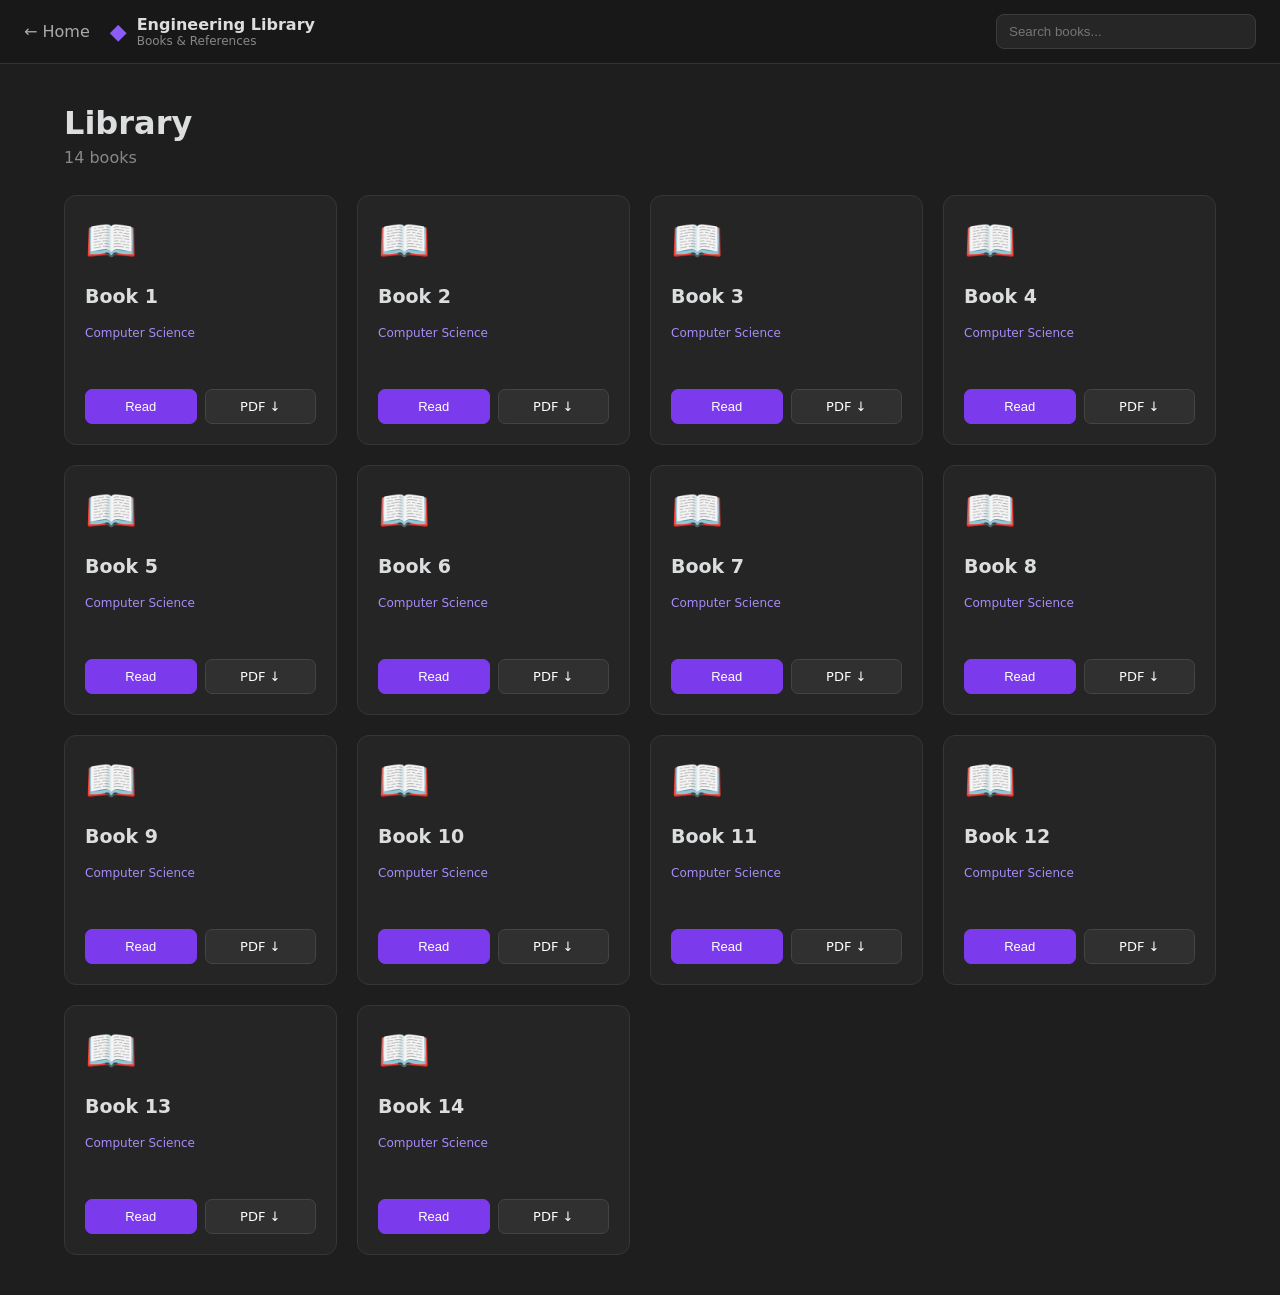
<file: books/index.html>
<!DOCTYPE html>
<html lang="en">

<head>
  <meta charset="UTF-8">
  <meta name="viewport" content="width=device-width, initial-scale=1.0">
  <meta name="theme-color" content="#1e1e1e">

  <title>Books</title>

  <link rel="stylesheet" href="./books.css">
</head>

<body>

  <header class="topbar">

    <a href="../" class="back-button">
      ← Home
    </a>

    <div class="brand">
      <span class="gem">◆</span>

      <div>
        <strong>Engineering Library</strong>
        <span>Books & References</span>
      </div>
    </div>

    <input
      id="searchInput"
      type="search"
      placeholder="Search books..."
    >

  </header>


  <main>

    <section id="libraryView">

      <div class="library-header">
        <div>
          <h1>Library</h1>
          <p id="bookCount"></p>
        </div>
      </div>

      <div id="bookGrid" class="book-grid"></div>

    </section>


    <!-- PDF READER -->

    <section id="readerView" class="reader hidden">

      <div class="reader-toolbar">

        <button
          id="closeReader"
          class="toolbar-button"
          type="button"
        >
          ← Library
        </button>

        <div class="reader-title">
          <strong id="readerBookTitle"></strong>
          <span id="readerBookAuthor"></span>
        </div>

        <a
          id="downloadPdf"
          class="toolbar-button"
          href="#"
          download
        >
          Download PDF
        </a>

      </div>


      <iframe
        id="pdfViewer"
        class="pdf-viewer"
        title="PDF Reader"
      ></iframe>

    </section>

  </main>


  <script src="./books.js"></script>

</body>
</html>
</file>
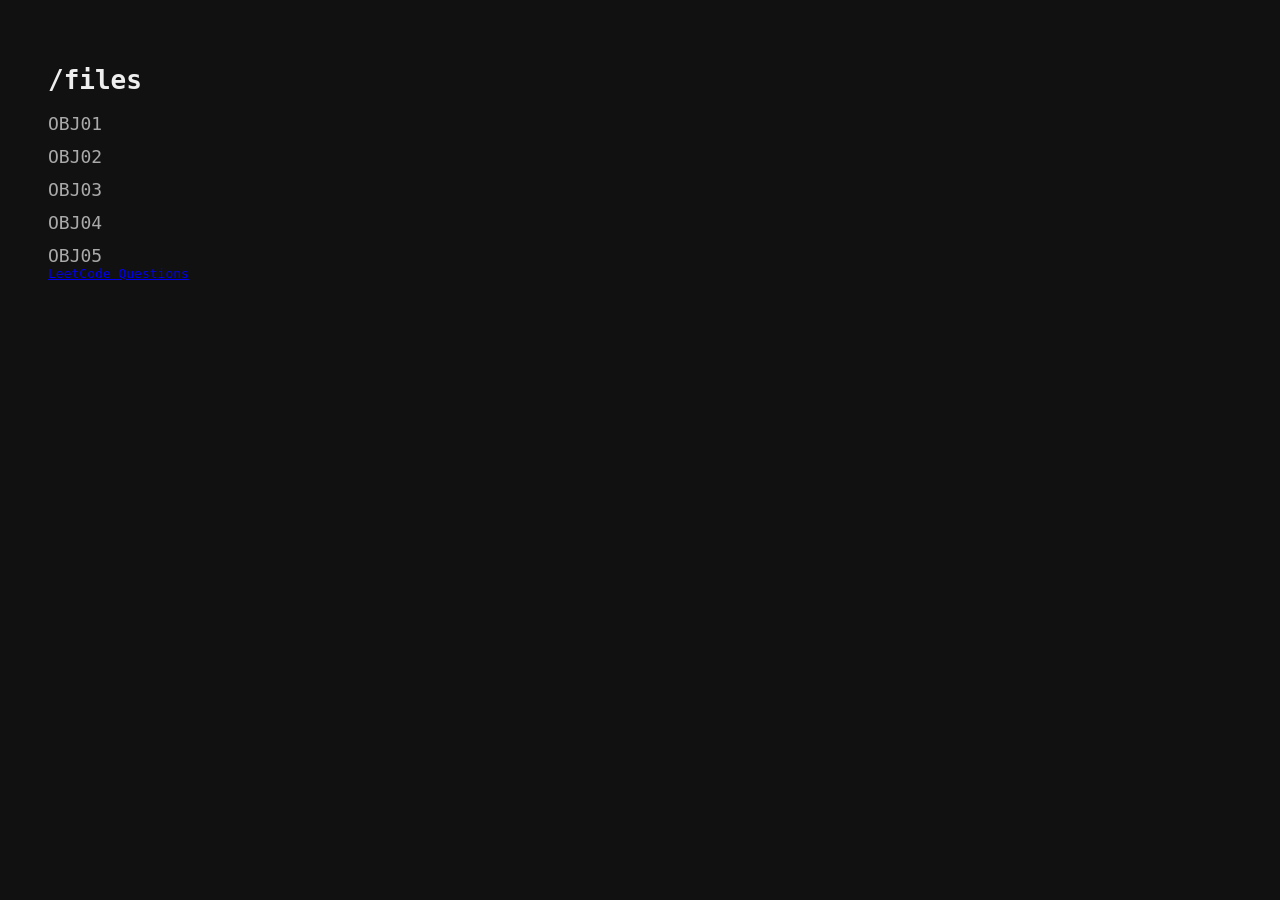
<file: files/index.html>
<!DOCTYPE html>
<html lang="en">
<head>
  <meta charset="UTF-8">
  <meta name="viewport" content="width=device-width, initial-scale=1.0">
  <title>Files</title>

  <style>
    body {
      font-family: monospace;
      background: #111;
      color: #eee;
      padding: 40px;
    }

    #file-list {
      display: flex;
      flex-direction: column;
      gap: 12px;
    }

    .file-link {
      color: #aaa;
      text-decoration: none;
      font-size: 18px;
      width: fit-content;
    }

    .file-link:hover {
      color: white;
      text-decoration: underline;
    }
  </style>
</head>

<body>

  <h1>/files</h1>

  <div id="file-list">Loading...</div>
  <a href="https://momentous-gatsby-c2d.notion.site/Leetcode-questions-24d5a099fe3b800e8a8afca824b47832?source=copy_link">
  LeetCode Questions
</a>
  <script src="./files.js"></script>

</body>
</html>
</file>
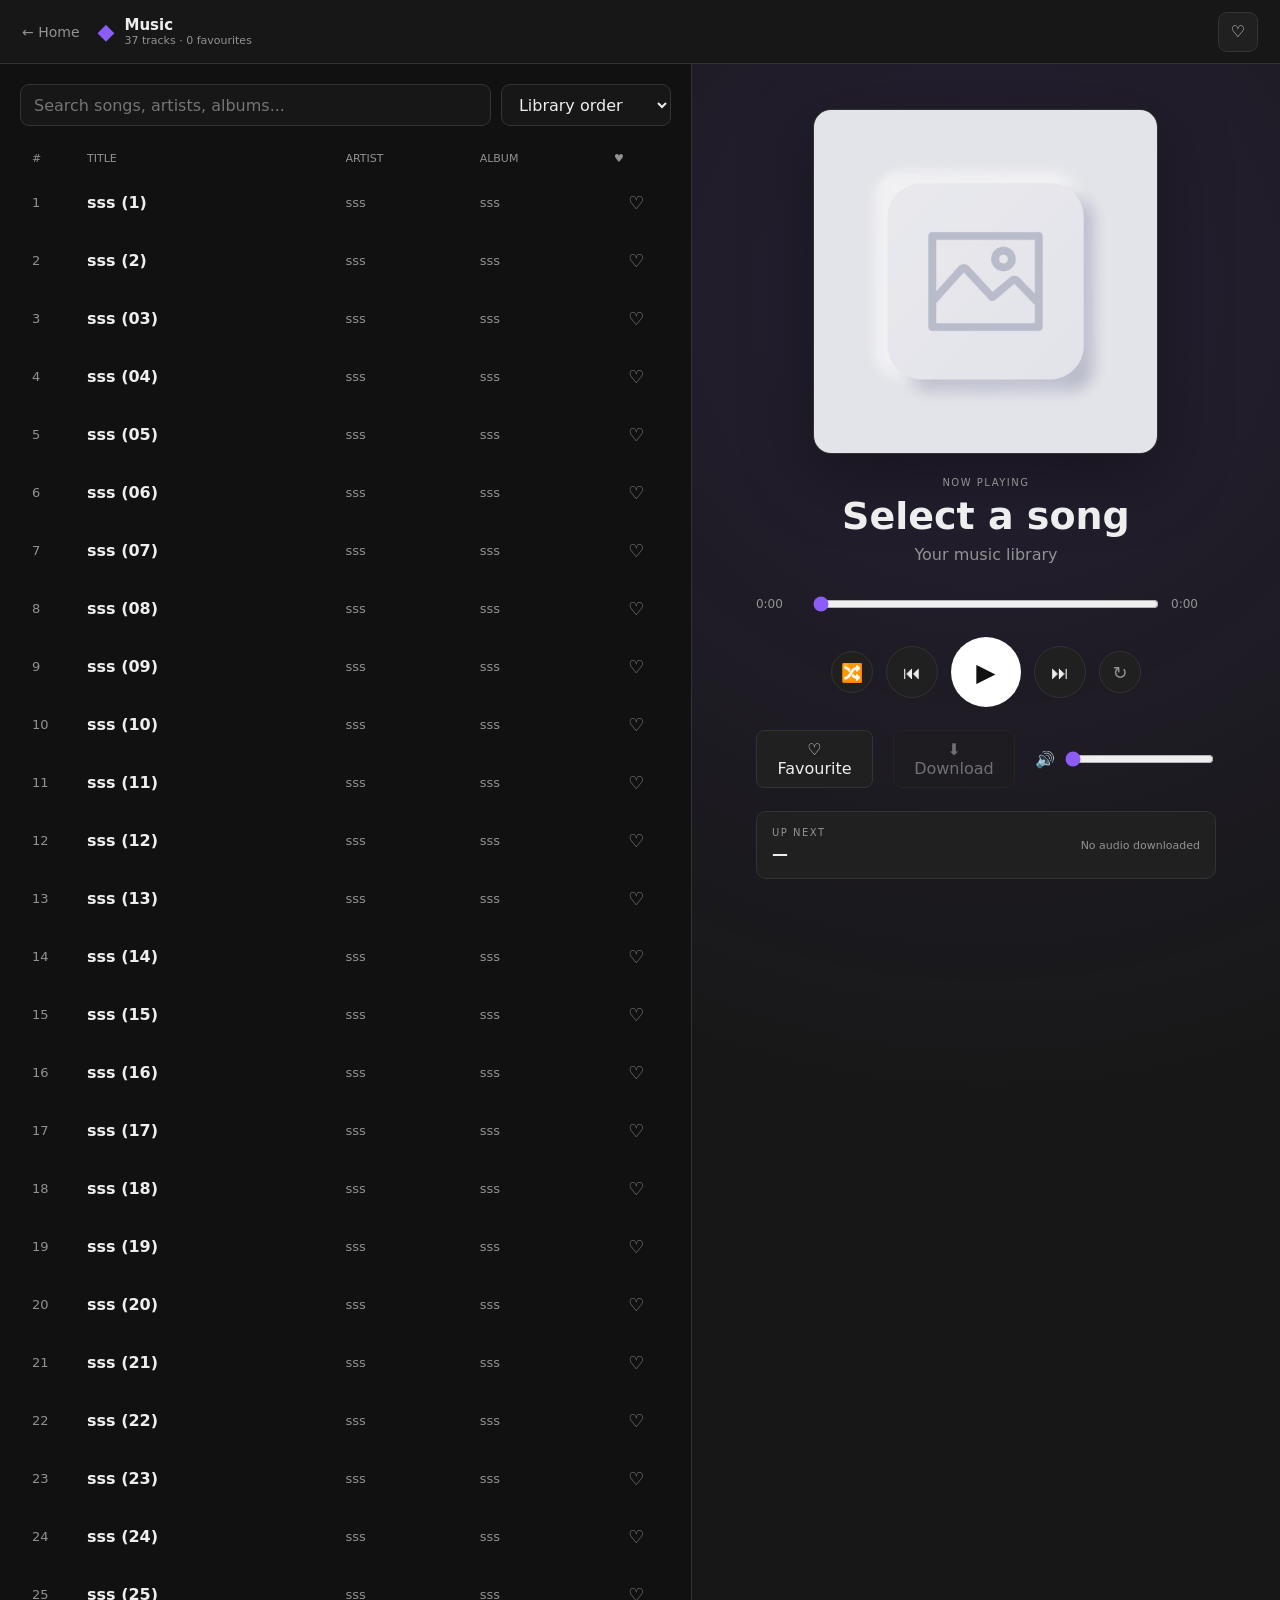
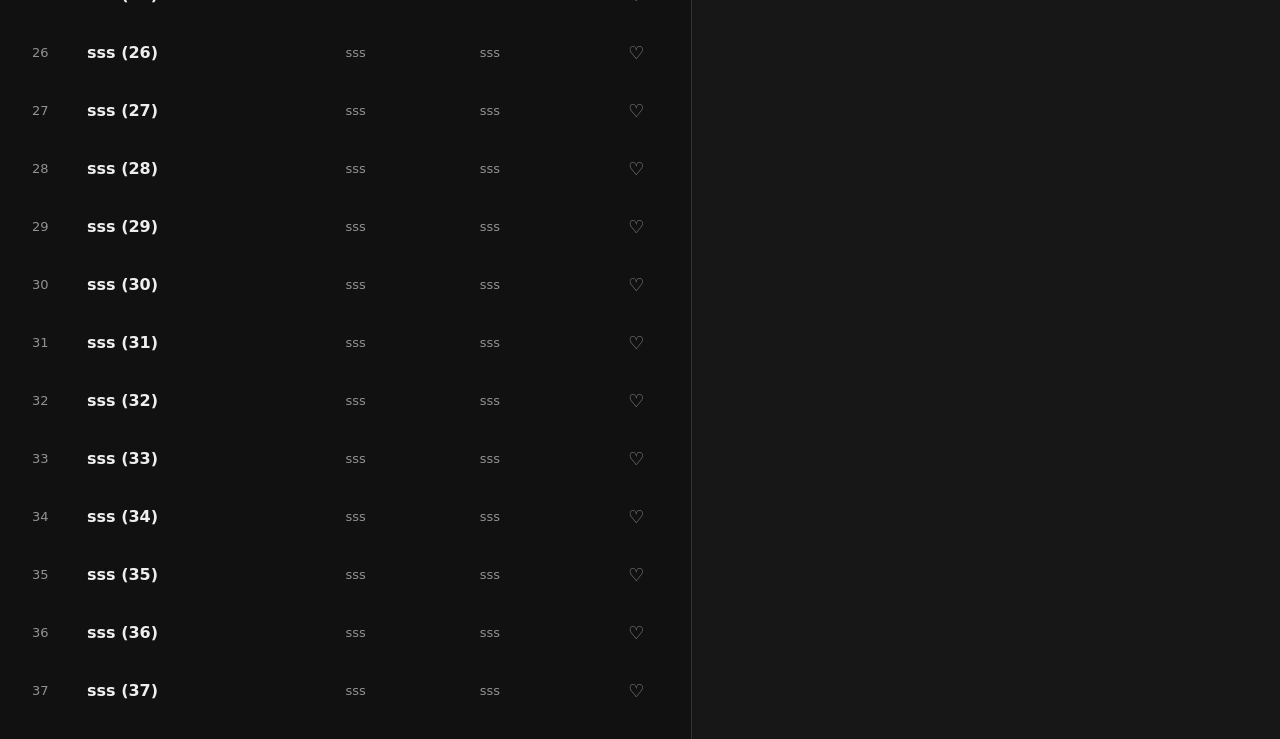
<file: music/index.html>
<!DOCTYPE html>
<html lang="en">

<head>
  <meta charset="UTF-8">

  <meta
    name="viewport"
    content="width=device-width, initial-scale=1.0"
  >

  <meta
    name="theme-color"
    content="#111111"
  >

  <title>Music | Obsidian Local</title>

  <link
    rel="stylesheet"
    href="./music.css"
  >
</head>


<body>

<header class="topbar">

  <a
    href="../"
    class="home-button"
  >
    ← Home
  </a>


  <div class="brand">

    <span class="gem">
      ◆
    </span>

    <div>

      <strong>
        Music
      </strong>

      <span id="libraryCount">
        Loading...
      </span>

    </div>

  </div>


  <button
    id="favoritesOnlyButton"
    class="top-button"
    type="button"
  >
    ♡
  </button>

</header>



<main class="music-layout">


  <!-- ============================= -->
  <!-- LEFT SIDE: LIBRARY            -->
  <!-- ============================= -->

  <section class="library">


    <div class="library-toolbar">

      <input
        id="searchInput"
        type="search"
        placeholder="Search songs, artists, albums..."
      >


      <select id="sortSelect">

        <option value="default">
          Library order
        </option>

        <option value="title">
          Title
        </option>

        <option value="artist">
          Artist
        </option>

        <option value="album">
          Album
        </option>

      </select>

    </div>



    <div class="table-header">

      <span>#</span>

      <span>
        Title
      </span>

      <span>
        Artist
      </span>

      <span>
        Album
      </span>

      <span>
        ♥
      </span>

    </div>



    <div
      id="trackList"
      class="track-list"
    ></div>


    <div
      id="emptyState"
      class="empty-state hidden"
    >
      No songs found.
    </div>


  </section>



  <!-- ============================= -->
  <!-- RIGHT SIDE: PLAYER            -->
  <!-- ============================= -->

  <section class="player-area">


    <div class="player">


      <div class="cover-wrapper">

        <img
          id="coverImage"
          class="cover"
          src="./muisc.jpg"
          alt="Album artwork"
        >

      </div>



      <div class="song-info">

        <span class="small-label">
          NOW PLAYING
        </span>

        <h1 id="currentTitle">
          Select a song
        </h1>

        <p id="currentArtist">
          Your music library
        </p>

        <p
          id="currentAlbum"
          class="album"
        ></p>

      </div>



      <!-- SEEK -->

      <div class="seek-area">

        <span id="currentTime">
          0:00
        </span>


        <input
          id="seekBar"
          type="range"
          min="0"
          max="1000"
          value="0"
        >


        <span id="duration">
          0:00
        </span>

      </div>



      <!-- PLAYER CONTROLS -->

      <div class="controls">

        <button
          id="shuffleButton"
          class="control secondary"
          type="button"
        >
          🔀
        </button>


        <button
          id="previousButton"
          class="control"
          type="button"
        >
          ⏮
        </button>


        <button
          id="playButton"
          class="control play"
          type="button"
        >
          ▶
        </button>


        <button
          id="nextButton"
          class="control"
          type="button"
        >
          ⏭
        </button>


        <button
          id="repeatButton"
          class="control secondary"
          type="button"
        >
          ↻
        </button>

      </div>



      <!-- SECONDARY CONTROLS -->

      <div class="secondary-controls">


        <button
          id="favoriteButton"
          class="favorite-button"
          type="button"
        >
          ♡ Favourite
        </button>

        <button
            id="downloadButton"
            class="favorite-button"
          type="button"
          disabled
        >
          ⬇ Download
        </button>



        <div class="volume">

          <span>
            🔊
          </span>

          <input
            id="volumeBar"
            type="range"
            min="0"
            max="1"
            step="0.01"
            value="0.8"
          >

        </div>


      </div>



      <!-- UP NEXT -->

      <div class="next-card">

        <div>

          <span class="small-label">
            UP NEXT
          </span>

          <strong id="nextSong">
            —
          </strong>

        </div>


        <span
          id="streamStatus"
          class="stream-status"
        >
          No audio downloaded
        </span>

      </div>



      <!--
          IMPORTANT:

          There is deliberately NO src.

          Therefore visiting /music/ does not
          download a song.

          src is assigned in JS only when
          a user selects a track.
      -->

      <audio
        id="audioPlayer"
        preload="metadata"
      ></audio>


    </div>

  </section>


</main>


<script src="./music.js"></script>

</body>

</html>
</file>
<file: books/books.css>
* {
  box-sizing: border-box;
}

html,
body {
  margin: 0;
  min-height: 100%;
}

body {
  font-family:
    Inter,
    system-ui,
    -apple-system,
    BlinkMacSystemFont,
    "Segoe UI",
    sans-serif;

  background: #1e1e1e;
  color: #dcddde;
}


/* TOP BAR */

.topbar {
  position: sticky;
  top: 0;
  z-index: 10;

  height: 64px;

  display: flex;
  align-items: center;
  gap: 20px;

  padding: 0 24px;

  background: #181818;
  border-bottom: 1px solid #333;
}


.back-button {
  color: #aaa;
  text-decoration: none;
}

.back-button:hover {
  color: white;
}


.brand {
  display: flex;
  align-items: center;
  gap: 10px;

  flex: 1;
}

.brand div {
  display: flex;
  flex-direction: column;
}

.brand span {
  font-size: 12px;
  color: #888;
}

.gem {
  color: #8b5cf6 !important;
  font-size: 22px !important;
}


#searchInput {
  width: 260px;

  padding: 9px 12px;

  background: #262626;
  color: white;

  border: 1px solid #3c3c3c;
  border-radius: 8px;

  outline: none;
}

#searchInput:focus {
  border-color: #7c3aed;
}


/* LIBRARY */

main {
  width: 100%;
}


#libraryView {
  max-width: 1200px;
  margin: auto;

  padding: 40px 24px;
}


.library-header {
  margin-bottom: 28px;
}

.library-header h1 {
  margin: 0;
  font-size: 32px;
}

.library-header p {
  color: #888;
  margin-top: 6px;
}


/* BOOK GRID */

.book-grid {
  display: grid;

  grid-template-columns:
    repeat(auto-fill, minmax(220px, 1fr));

  gap: 20px;
}


.book-card {
  background: #252525;

  border: 1px solid #363636;
  border-radius: 12px;

  padding: 20px;

  display: flex;
  flex-direction: column;

  min-height: 250px;

  transition:
    transform 0.15s ease,
    border-color 0.15s ease;
}

.book-card:hover {
  transform: translateY(-3px);
  border-color: #666;
}


.book-icon {
  font-size: 42px;
  margin-bottom: 20px;
}


.book-title {
  margin: 0;
  font-size: 19px;
}


.book-author {
  margin-top: 7px;

  color: #999;
  font-size: 14px;
}


.book-category {
  margin-top: 12px;

  color: #a78bfa;
  font-size: 12px;
}


.book-actions {
  margin-top: auto;

  display: flex;
  gap: 8px;

  padding-top: 20px;
}


.book-button {
  flex: 1;

  padding: 9px 12px;

  border-radius: 7px;
  border: 1px solid #444;

  background: #303030;
  color: white;

  cursor: pointer;

  text-align: center;
  text-decoration: none;

  font-size: 13px;
}

.book-button:hover {
  background: #3b3b3b;
}


.book-button.primary {
  background: #7c3aed;
  border-color: #7c3aed;
}

.book-button.primary:hover {
  background: #6d28d9;
}


/* PDF READER */

.reader {
  position: fixed;

  inset: 64px 0 0 0;

  background: #151515;

  z-index: 20;

  display: flex;
  flex-direction: column;
}


.reader-toolbar {
  height: 58px;

  display: flex;
  align-items: center;

  padding: 0 16px;

  border-bottom: 1px solid #333;

  gap: 20px;
}


.reader-title {
  flex: 1;

  display: flex;
  flex-direction: column;
}

.reader-title span {
  color: #888;
  font-size: 12px;
}


.toolbar-button {
  background: #2a2a2a;
  color: white;

  border: 1px solid #444;

  border-radius: 6px;

  padding: 8px 12px;

  text-decoration: none;
  cursor: pointer;
}


.pdf-viewer {
  flex: 1;

  width: 100%;

  border: none;

  background: #222;
}


.hidden {
  display: none !important;
}


/* MOBILE */

@media (max-width: 700px) {

  .topbar {
    padding: 0 12px;
  }

  #searchInput {
    width: 140px;
  }

  .brand span {
    display: none;
  }

  #libraryView {
    padding: 24px 14px;
  }

  .reader-title span {
    display: none;
  }

}
</file>
<file: music/music.css>
* {
  box-sizing: border-box;
}


:root {

  --background: #111111;

  --panel: #171717;

  --panel-light: #202020;

  --hover: #272727;

  --border: #333333;

  --text: #eeeeee;

  --muted: #929292;

  --accent: #8b5cf6;

  --accent-light: #a78bfa;
}


html,
body {

  margin: 0;

  min-height: 100%;

  background: var(--background);

  color: var(--text);

  font-family:
    Inter,
    system-ui,
    -apple-system,
    BlinkMacSystemFont,
    "Segoe UI",
    sans-serif;
}


button,
input,
select {

  font: inherit;
}



/* ================================= */
/* TOP BAR                           */
/* ================================= */

.topbar {

  height: 64px;

  position: sticky;

  top: 0;

  z-index: 100;

  display: flex;

  align-items: center;

  gap: 18px;

  padding: 0 22px;

  background: #171717;

  border-bottom: 1px solid var(--border);
}


.home-button {

  color: var(--muted);

  text-decoration: none;

  font-size: 14px;
}


.home-button:hover {

  color: white;
}


.brand {

  flex: 1;

  display: flex;

  align-items: center;

  gap: 10px;
}


.brand > div {

  display: flex;

  flex-direction: column;
}


.brand strong {

  font-size: 15px;
}


.brand span:not(.gem) {

  font-size: 11px;

  color: var(--muted);
}


.gem {

  color: var(--accent);

  font-size: 22px;
}


.top-button {

  width: 40px;

  height: 40px;

  border-radius: 9px;

  border: 1px solid var(--border);

  background: var(--panel-light);

  color: var(--text);

  cursor: pointer;
}


.top-button.active {

  background: var(--accent);

  border-color: var(--accent);

}



/* ================================= */
/* MAIN LAYOUT                       */
/* ================================= */

.music-layout {

  display: grid;

  grid-template-columns:
    minmax(0, 1fr)
    minmax(400px, 0.85fr);

  min-height: calc(100vh - 64px);
}



/* ================================= */
/* LIBRARY                           */
/* ================================= */

.library {

  min-width: 0;

  padding: 20px;

  border-right: 1px solid var(--border);
}


.library-toolbar {

  display: grid;

  grid-template-columns:
    1fr 170px;

  gap: 10px;

  margin-bottom: 18px;
}


#searchInput,
#sortSelect {

  height: 42px;

  padding: 0 13px;

  color: var(--text);

  background: var(--panel);

  border:

    1px solid
    var(--border);

  border-radius: 9px;

  outline: none;
}


#searchInput:focus {

  border-color: var(--accent);
}



.table-header,
.track-row {

  display: grid;

  grid-template-columns:

    45px
    minmax(180px, 2fr)
    minmax(120px, 1fr)
    minmax(120px, 1fr)
    45px;

  gap: 10px;

  align-items: center;
}



.table-header {

  padding: 8px 12px;

  color: var(--muted);

  font-size: 11px;

  text-transform: uppercase;
}



.track-list {

  display: flex;

  flex-direction: column;
}



.track-row {

  min-height: 58px;

  padding: 7px 12px;

  border-radius: 8px;

  cursor: pointer;
}


.track-row:hover {

  background: var(--hover);
}


.track-row.current {

  background:

    rgba(
      139,
      92,
      246,
      0.12
    );
}


.track-number {

  color: var(--muted);

  font-size: 13px;
}



.track-main {

  min-width: 0;

  display: flex;

  flex-direction: column;
}



.track-title {

  font-weight: 600;

  overflow: hidden;

  text-overflow: ellipsis;

  white-space: nowrap;
}


.track-row.current
.track-title {

  color: var(--accent-light);
}



.track-artist,
.track-album {

  color: var(--muted);

  font-size: 13px;

  overflow: hidden;

  white-space: nowrap;

  text-overflow: ellipsis;
}



.favorite-row {

  border: 0;

  background: transparent;

  color: var(--muted);

  cursor: pointer;

  font-size: 18px;
}


.favorite-row.active {

  color: var(--accent-light);
}



.empty-state {

  padding: 60px;

  text-align: center;

  color: var(--muted);
}



/* ================================= */
/* PLAYER SIDE                       */
/* ================================= */

.player-area {

  background:

    radial-gradient(
      circle at 50% 10%,
      rgba(139, 92, 246, 0.13),
      transparent 40%
    ),

    var(--panel);
}



.player {

  position: sticky;

  top: 64px;

  min-height:
    calc(100vh - 64px);

  padding:

    45px
    clamp(25px, 5vw, 70px);

  display: flex;

  flex-direction: column;

  justify-content: center;

  gap: 23px;
}



/* ================================= */
/* COVER                             */
/* ================================= */

.cover-wrapper {

  width:
    min(410px, 75%);

  aspect-ratio: 1;

  margin: auto;

  overflow: hidden;

  border-radius: 18px;

  border:
    1px solid
    var(--border);

  background: var(--panel-light);

  box-shadow:

    0
    20px
    70px
    rgba(0, 0, 0, 0.35);
}


.cover {

  width: 100%;

  height: 100%;

  object-fit: cover;

  display: block;
}



/* ================================= */
/* SONG DETAILS                      */
/* ================================= */

.song-info {

  text-align: center;
}


.small-label {

  display: block;

  margin-bottom: 6px;

  color: var(--muted);

  font-size: 10px;

  letter-spacing: 0.15em;
}


.song-info h1 {

  margin: 0;

  font-size:
    clamp(
      24px,
      3vw,
      38px
    );
}


.song-info p {

  margin:

    7px 0 0;

  color: var(--muted);
}


.album {

  font-size: 13px;
}



/* ================================= */
/* SEEK BAR                          */
/* ================================= */

.seek-area {

  display: grid;

  grid-template-columns:

    45px
    1fr
    45px;

  gap: 10px;

  align-items: center;

  color: var(--muted);

  font-size: 12px;
}


input[type="range"] {

  accent-color: var(--accent);
}



/* ================================= */
/* PLAYER CONTROLS                   */
/* ================================= */

.controls {

  display: flex;

  justify-content: center;

  align-items: center;

  gap: 13px;
}


.control {

  width: 52px;

  height: 52px;

  border-radius: 50%;

  border:
    1px solid
    var(--border);

  background:
    var(--panel-light);

  color: var(--text);

  cursor: pointer;

  font-size: 18px;
}


.control:hover {

  background: var(--hover);
}


.control.play {

  width: 70px;

  height: 70px;

  border: none;

  background: white;

  color: #111;

  font-size: 25px;
}


.control.secondary {

  width: 42px;

  height: 42px;

  color: var(--muted);
}


.control.active {

  color: white;

  background: var(--accent);

  border-color: var(--accent);
}



/* ================================= */
/* SECONDARY CONTROLS                */
/* ================================= */

.secondary-controls {

  display: flex;

  justify-content: space-between;

  align-items: center;

  gap: 20px;
}


.favorite-button {

  padding: 9px 13px;

  border:

    1px solid
    var(--border);

  border-radius: 8px;

  background:
    var(--panel-light);

  color: var(--text);

  cursor: pointer;
}
#downloadButton:disabled {
  opacity: 0.4;
  cursor: not-allowed;
}

.favorite-button.active {

  background: var(--accent);

  border-color: var(--accent);
}


.volume {

  display: flex;

  align-items: center;

  gap: 8px;

  width: 190px;
}


.volume input {

  width: 100%;
}



/* ================================= */
/* NEXT SONG                         */
/* ================================= */

.next-card {

  padding: 15px;

  display: flex;

  align-items: center;

  justify-content: space-between;

  gap: 20px;

  background:
    var(--panel-light);

  border:

    1px solid
    var(--border);

  border-radius: 10px;
}


.next-card strong {

  display: block;

  max-width: 260px;

  overflow: hidden;

  white-space: nowrap;

  text-overflow: ellipsis;
}


.stream-status {

  color: var(--muted);

  font-size: 11px;

  text-align: right;
}



.hidden {

  display: none !important;
}



/* ================================= */
/* MOBILE                            */
/* ================================= */

@media
(max-width: 950px) {

  .music-layout {

    grid-template-columns: 1fr;
  }


  .player-area {

    order: -1;

    border-bottom:

      1px solid
      var(--border);
  }


  .player {

    position: static;

    min-height: auto;
  }


  .library {

    border-right: none;
  }


  .cover-wrapper {

    width:
      min(
        320px,
        70vw
      );
  }

}



@media
(max-width: 700px) {

  .library-toolbar {

    grid-template-columns:
      1fr;
  }


  .table-header {

    display: none;
  }


  .track-row {

    grid-template-columns:

      40px
      1fr
      40px;
  }


  .track-artist,
  .track-album {

    display: none;
  }


  .secondary-controls {

    flex-direction: column;

    align-items: stretch;
  }


  .volume {

    width: 100%;
  }


  .next-card {

    flex-direction: column;

    align-items: flex-start;
  }


  .stream-status {

    text-align: left;
  }

}
</file>
